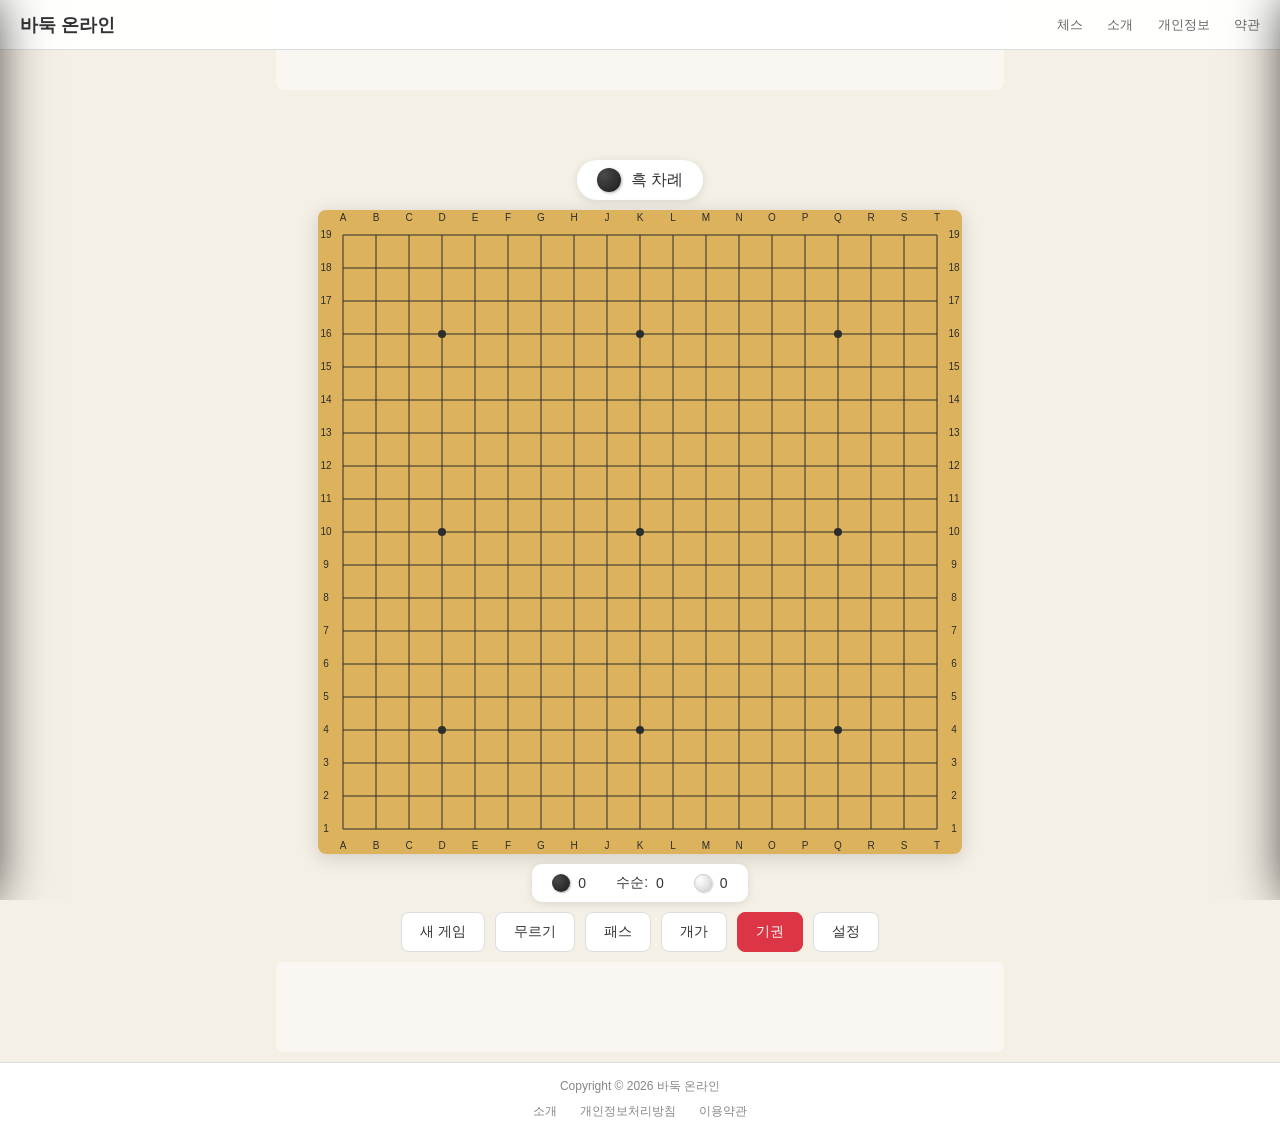
<file: index.html>
<!DOCTYPE html>
<html lang="ko">
<head>
    <!-- Google Analytics -->
    <script async src="https://www.googletagmanager.com/gtag/js?id=G-YXJSQD3KBJ"></script>
    <script>
        window.dataLayer = window.dataLayer || [];
        function gtag(){dataLayer.push(arguments);}
        gtag('js', new Date());
        gtag('config', 'G-YXJSQD3KBJ');
    </script>

    <meta charset="UTF-8">
    <meta name="viewport" content="width=device-width, initial-scale=1.0">
    <title>바둑 온라인 - 무료 웹 바둑 게임</title>
    <meta name="description" content="무료 온라인 바둑 게임. 설치 없이 브라우저에서 바로 바둑을 즐기세요. AI 대국, 로컬 대국, 기보 저장 지원.">
    <meta name="keywords" content="바둑, 바둑 게임, 온라인 바둑, 무료 바둑, 바둑 AI, Go game, Baduk">

    <!-- Canonical URL -->
    <link rel="canonical" href="https://baduk.ionflow.xyz/">

    <!-- Open Graph -->
    <meta property="og:type" content="website">
    <meta property="og:site_name" content="바둑 온라인">
    <meta property="og:title" content="바둑 온라인 - 무료 웹 바둑 게임">
    <meta property="og:description" content="무료 온라인 바둑 게임. 설치 없이 브라우저에서 바로 바둑을 즐기세요.">
    <meta property="og:url" content="https://baduk.ionflow.xyz/">
    <meta property="og:locale" content="ko_KR">

    <!-- Twitter Card -->
    <meta name="twitter:card" content="summary">
    <meta name="twitter:title" content="바둑 온라인 - 무료 웹 바둑 게임">
    <meta name="twitter:description" content="무료 온라인 바둑 게임. 설치 없이 브라우저에서 바로 바둑을 즐기세요.">

    <!-- Preconnect for performance -->
    <link rel="preconnect" href="https://pagead2.googlesyndication.com">
    <link rel="dns-prefetch" href="https://pagead2.googlesyndication.com">

    <!-- Google AdSense -->
    <script async src="https://pagead2.googlesyndication.com/pagead/js/adsbygoogle.js?client=ca-pub-3465506500903274"
        crossorigin="anonymous"></script>

    <link rel="stylesheet" href="styles.css">

    <style>
        /* Header */
        .site-header {
            background: rgba(255,255,255,0.95);
            backdrop-filter: blur(10px);
            position: fixed;
            top: 0;
            left: 0;
            right: 0;
            z-index: 100;
            border-bottom: 1px solid #ddd;
            padding: 0 20px;
            height: 50px;
            display: flex;
            align-items: center;
            justify-content: space-between;
        }

        .site-header .logo {
            font-size: 18px;
            font-weight: 600;
            text-decoration: none;
            color: #333;
        }

        .site-header nav a {
            font-size: 13px;
            color: #666;
            text-decoration: none;
            margin-left: 20px;
        }

        .site-header nav a:hover {
            color: #333;
        }

        /* Ad Space */
        .ad-container {
            max-width: 728px;
            margin: 0 auto 10px;
            min-height: 90px;
            background: rgba(255,255,255,0.5);
            border-radius: 8px;
            display: flex;
            align-items: center;
            justify-content: center;
            color: #999;
            font-size: 12px;
        }

        /* Footer */
        .site-footer {
            background: #fff;
            padding: 15px 20px;
            text-align: center;
            font-size: 12px;
            color: #86868b;
            border-top: 1px solid #ddd;
            margin-top: 10px;
        }

        .site-footer a {
            color: #86868b;
            text-decoration: none;
            margin: 0 10px;
        }

        .site-footer a:hover {
            color: #333;
        }

        /* Adjust game container for header */
        .game-container {
            padding-top: 60px;
            padding-bottom: 10px;
            min-height: calc(100vh - 100px);
        }

        @media (max-width: 600px) {
            .site-header nav {
                display: none;
            }
            .ad-container {
                min-height: 60px;
                margin: 0 10px 10px;
            }
        }
    </style>
</head>
<body>
    <!-- Header -->
    <header class="site-header">
        <a href="/" class="logo">바둑 온라인</a>
        <nav>
            <a href="/chess.html">체스</a>
            <a href="/pages/about.html">소개</a>
            <a href="/pages/privacy.html">개인정보</a>
            <a href="/pages/terms.html">약관</a>
        </nav>
    </header>

    <!-- Top Ad -->
    <div class="ad-container" id="ad-top">
        <!-- AdSense Ad Unit -->
        <ins class="adsbygoogle"
            style="display:block"
            data-ad-client="ca-pub-3465506500903274"
            data-ad-slot="YOUR_AD_SLOT_ID"
            data-ad-format="auto"
            data-full-width-responsive="true"></ins>
        <script>(adsbygoogle = window.adsbygoogle || []).push({});</script>
    </div>

    <!-- 메인 게임 컨테이너 -->
    <div class="game-container">
        <div class="board-wrapper">
            <!-- 현재 턴 표시 -->
            <div class="turn-indicator" id="turn-indicator">
                <div class="turn-stone black" id="turn-stone"></div>
                <span id="turn-text">흑 차례</span>
            </div>

            <!-- 바둑판 캔버스 -->
            <div class="board-canvas-wrapper">
                <canvas id="board-canvas"></canvas>
            </div>

            <!-- 게임 정보 -->
            <div class="game-info">
                <div class="info-item">
                    <span class="stone-icon black"></span>
                    <span id="black-captures">0</span>
                </div>
                <div class="info-item">
                    <span>수순: </span>
                    <span id="move-count">0</span>
                </div>
                <div class="info-item">
                    <span class="stone-icon white"></span>
                    <span id="white-captures">0</span>
                </div>
            </div>

            <!-- 게임 컨트롤 버튼 -->
            <div class="game-controls">
                <button class="control-btn" id="btn-new-game">새 게임</button>
                <button class="control-btn" id="btn-undo">무르기</button>
                <button class="control-btn" id="btn-pass">패스</button>
                <button class="control-btn" id="btn-count">개가</button>
                <button class="control-btn danger" id="btn-resign">기권</button>
                <button class="control-btn" id="btn-settings">설정</button>
            </div>
        </div>
    </div>

    <!-- Bottom Ad -->
    <div class="ad-container" id="ad-bottom">
        <!-- AdSense Ad Unit -->
        <ins class="adsbygoogle"
            style="display:block"
            data-ad-client="ca-pub-3465506500903274"
            data-ad-slot="YOUR_AD_SLOT_ID_2"
            data-ad-format="auto"
            data-full-width-responsive="true"></ins>
        <script>(adsbygoogle = window.adsbygoogle || []).push({});</script>
    </div>

    <!-- Footer -->
    <footer class="site-footer">
        <p>Copyright &copy; 2026 바둑 온라인</p>
        <div style="margin-top: 8px;">
            <a href="/pages/about.html">소개</a>
            <a href="/pages/privacy.html">개인정보처리방침</a>
            <a href="/pages/terms.html">이용약관</a>
        </div>
    </footer>

    <!-- 설정 모달 -->
    <div class="modal-overlay" id="settings-modal">
        <div class="modal-content">
            <div class="modal-header">
                <h2 class="modal-title">설정</h2>
                <button class="modal-close" id="close-settings-modal">&times;</button>
            </div>
            <div class="settings-body">
                <div class="setting-group">
                    <label class="setting-label">바둑판 크기</label>
                    <select id="board-size" class="setting-select">
                        <option value="9">9×9</option>
                        <option value="13">13×13</option>
                        <option value="19" selected>19×19</option>
                    </select>
                </div>
                <div class="setting-group">
                    <label class="setting-label">게임 모드</label>
                    <select id="game-mode" class="setting-select">
                        <option value="local">로컬 대국</option>
                        <option value="ai">AI 대국</option>
                    </select>
                </div>
                <div class="setting-group" id="ai-settings" style="display: none;">
                    <label class="setting-label">AI 난이도</label>
                    <select id="ai-level" class="setting-select">
                        <option value="1">초급</option>
                        <option value="2" selected>중급</option>
                        <option value="3">고급</option>
                    </select>
                </div>
                <div class="setting-group">
                    <label class="setting-label">
                        <input type="checkbox" id="sound-enabled" checked> 소리
                    </label>
                </div>
                <div class="setting-group">
                    <label class="setting-label">
                        <input type="checkbox" id="face-enabled" checked> 바둑알 표정
                    </label>
                </div>
                <div class="setting-group">
                    <button class="control-btn" id="btn-save">기보 저장</button>
                    <button class="control-btn" id="btn-load">기보 불러오기</button>
                    <input type="file" id="sgf-file-input" accept=".sgf" style="display: none;">
                </div>
            </div>
        </div>
    </div>

    <!-- 게임 종료 모달 -->
    <div class="modal-overlay" id="gameover-modal">
        <div class="modal-content" style="text-align: center; max-width: 350px;">
            <div class="modal-header" style="justify-content: center;">
                <h2 class="modal-title">게임 종료</h2>
            </div>
            <div style="padding: 20px;">
                <p id="gameover-message" style="font-size: 22px; margin-bottom: 20px;"></p>
                <div style="display: flex; justify-content: center; gap: 30px; margin-bottom: 25px;">
                    <div>
                        <div class="stone-icon black large"></div>
                        <div style="color: #666; font-size: 14px;">흑</div>
                        <div style="font-size: 24px; font-weight: bold;" id="black-score">0</div>
                    </div>
                    <div>
                        <div class="stone-icon white large"></div>
                        <div style="color: #666; font-size: 14px;">백</div>
                        <div style="font-size: 24px; font-weight: bold;" id="white-score">0</div>
                    </div>
                </div>
                <div style="display: flex; gap: 10px; justify-content: center;">
                    <button class="control-btn primary" id="btn-rematch">다시 하기</button>
                    <button class="control-btn" id="btn-close-gameover">닫기</button>
                </div>
            </div>
        </div>
    </div>

    <!-- 토스트 알림 -->
    <div class="toast" id="toast"></div>

    <!-- 새 게임 커튼 이펙트 -->
    <div class="curtain-overlay" id="curtain-overlay">
        <div class="curtain curtain-left"></div>
        <div class="curtain curtain-right"></div>
        <div class="curtain-text">새 게임</div>
    </div>

    <!-- JSON-LD Structured Data -->
    <script type="application/ld+json">
    {
        "@context": "https://schema.org",
        "@type": "WebApplication",
        "name": "바둑 온라인",
        "url": "https://baduk.ionflow.xyz/",
        "description": "무료 온라인 바둑 게임. 설치 없이 브라우저에서 바로 바둑을 즐기세요.",
        "applicationCategory": "GameApplication",
        "operatingSystem": "Web Browser",
        "offers": {
            "@type": "Offer",
            "price": "0",
            "priceCurrency": "USD"
        },
        "inLanguage": "ko"
    }
    </script>

    <script src="js/game.js"></script>
    <script src="js/ai.js"></script>
    <script src="js/sgf.js"></script>
    <script src="js/online.js"></script>
    <script src="js/app.js"></script>
</body>
</html>
</file>
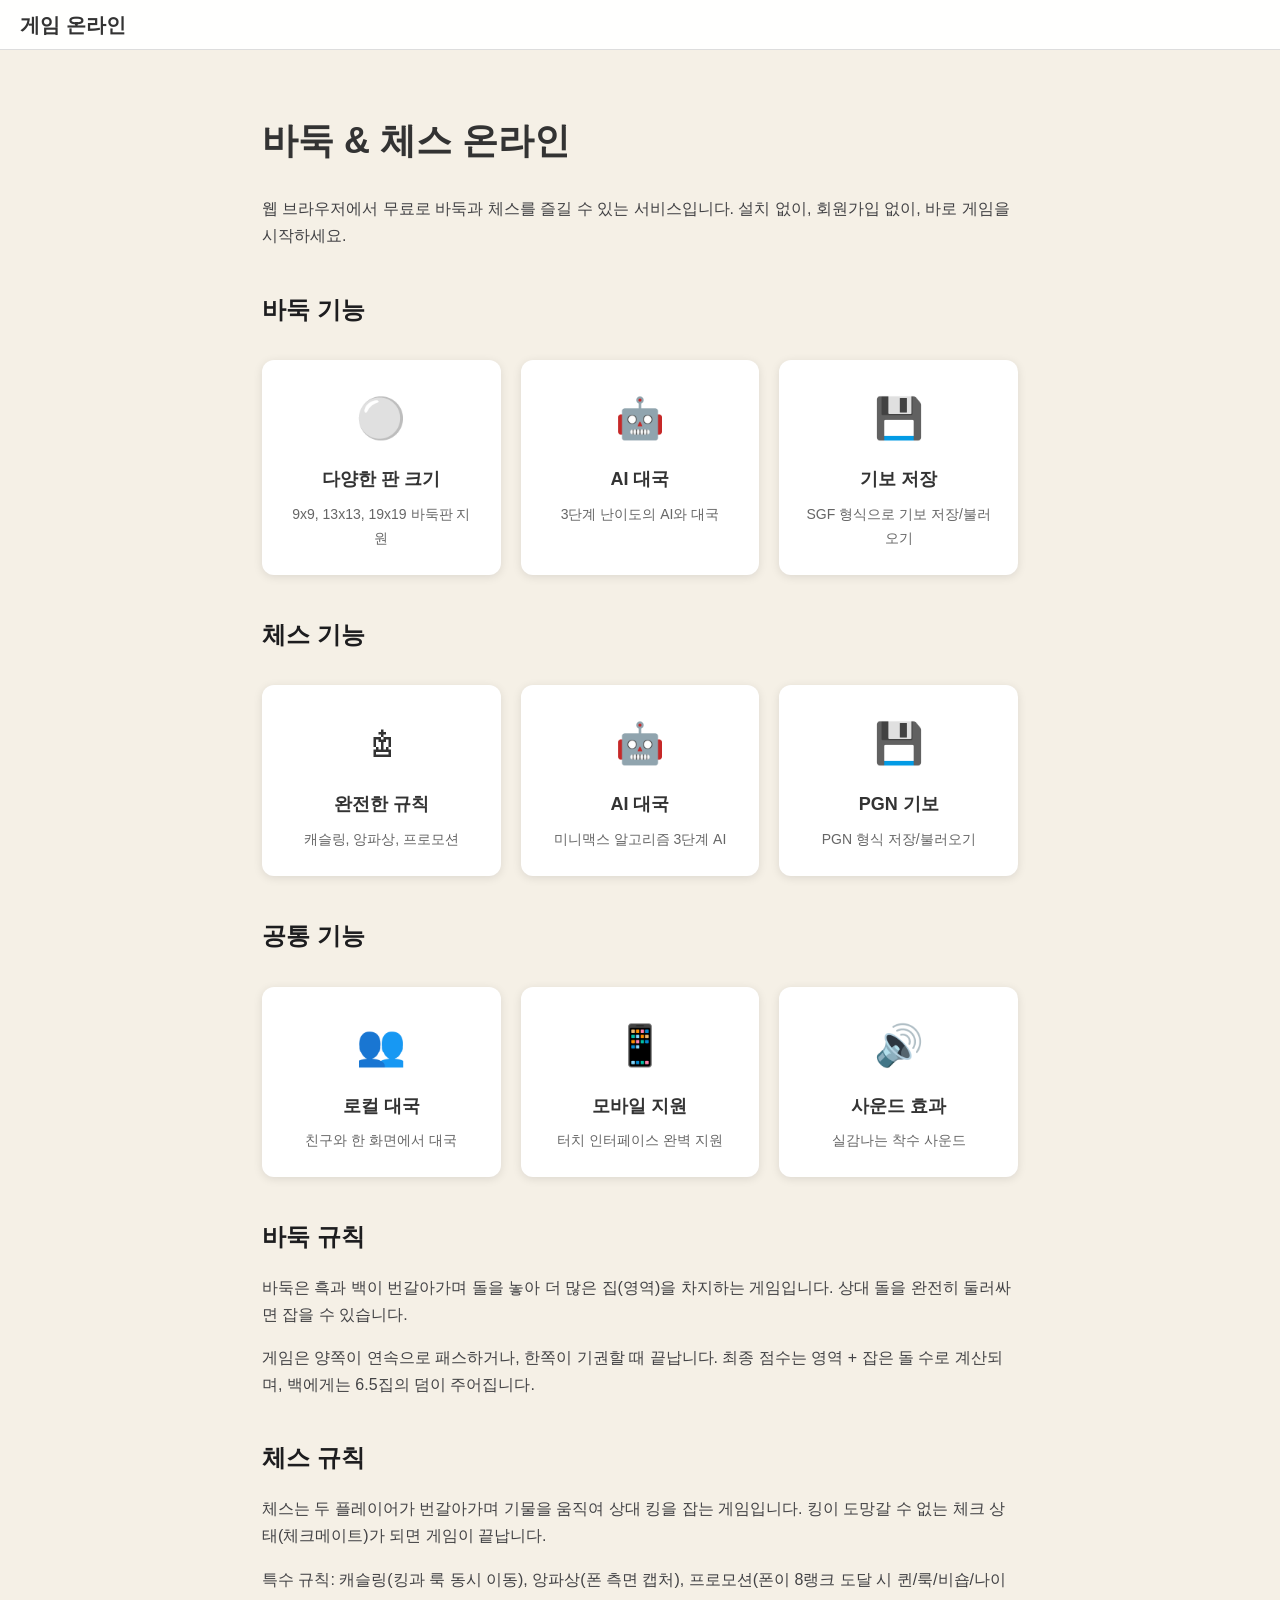
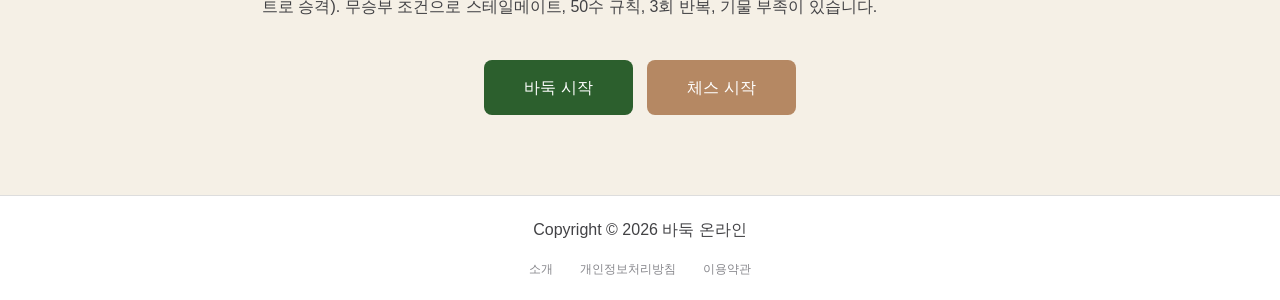
<file: pages/about.html>
<!DOCTYPE html>
<html lang="ko">
<head>
    <!-- Google Analytics -->
    <script async src="https://www.googletagmanager.com/gtag/js?id=G-YXJSQD3KBJ"></script>
    <script>
        window.dataLayer = window.dataLayer || [];
        function gtag(){dataLayer.push(arguments);}
        gtag('js', new Date());
        gtag('config', 'G-YXJSQD3KBJ');
    </script>

    <meta charset="UTF-8">
    <meta name="viewport" content="width=device-width, initial-scale=1.0">
    <title>소개 - 바둑 & 체스 온라인</title>
    <meta name="description" content="무료 온라인 바둑 및 체스 게임. 브라우저에서 바로 즐기는 전략 게임.">

    <link rel="canonical" href="https://baduk.ionflow.xyz/pages/about.html">
    <meta property="og:type" content="website">
    <meta property="og:site_name" content="바둑 온라인">
    <meta property="og:title" content="소개 - 바둑 온라인">
    <meta property="og:description" content="무료 온라인 바둑 게임. 브라우저에서 바로 즐기는 바둑.">
    <meta property="og:url" content="https://baduk.ionflow.xyz/pages/about.html">

    <link rel="preconnect" href="https://pagead2.googlesyndication.com">
    <script async src="https://pagead2.googlesyndication.com/pagead/js/adsbygoogle.js?client=ca-pub-3465506500903274"
        crossorigin="anonymous"></script>

    <style>
        * { margin: 0; padding: 0; box-sizing: border-box; }
        body {
            font-family: 'Segoe UI', sans-serif;
            background: #f5f0e6;
            color: #333;
            line-height: 1.7;
        }

        header {
            background: rgba(255,255,255,0.95);
            backdrop-filter: blur(10px);
            position: sticky;
            top: 0;
            z-index: 100;
            border-bottom: 1px solid #ddd;
            padding: 0 20px;
            height: 50px;
            display: flex;
            align-items: center;
        }

        header a {
            font-size: 20px;
            font-weight: 600;
            text-decoration: none;
            color: #333;
        }

        main {
            max-width: 800px;
            margin: 0 auto;
            padding: 60px 22px 80px;
        }

        h1 {
            font-size: 36px;
            font-weight: 700;
            margin-bottom: 24px;
        }

        section { margin-bottom: 40px; }

        h2 {
            font-size: 24px;
            font-weight: 600;
            margin-bottom: 16px;
            color: #1d1d1f;
        }

        p {
            font-size: 16px;
            color: #424245;
            margin-bottom: 16px;
        }

        .features {
            display: grid;
            grid-template-columns: repeat(auto-fit, minmax(200px, 1fr));
            gap: 20px;
            margin-top: 30px;
        }

        .feature-card {
            background: #fff;
            border-radius: 12px;
            padding: 24px;
            text-align: center;
            box-shadow: 0 2px 10px rgba(0,0,0,0.1);
        }

        .feature-icon {
            font-size: 40px;
            margin-bottom: 12px;
        }

        .feature-card h3 {
            font-size: 18px;
            margin-bottom: 8px;
        }

        .feature-card p {
            font-size: 14px;
            color: #666;
            margin: 0;
        }

        .cta {
            text-align: center;
            margin-top: 40px;
        }

        .cta a {
            display: inline-block;
            padding: 14px 40px;
            background: #2c5f2d;
            color: #fff;
            text-decoration: none;
            border-radius: 8px;
            font-size: 16px;
            font-weight: 500;
            transition: background 0.2s;
        }

        .cta a:hover {
            background: #3d7a3e;
        }

        footer {
            background: #fff;
            padding: 20px 22px;
            text-align: center;
            font-size: 12px;
            color: #86868b;
            border-top: 1px solid #ddd;
        }

        footer a {
            color: #86868b;
            text-decoration: none;
            margin: 0 12px;
        }

        footer a:hover { color: #333; }

        @media (max-width: 768px) {
            h1 { font-size: 28px; }
            main { padding: 40px 22px 60px; }
        }
    </style>
</head>
<body>
    <header>
        <a href="/">게임 온라인</a>
    </header>

    <main>
        <h1>바둑 & 체스 온라인</h1>

        <section>
            <p>웹 브라우저에서 무료로 바둑과 체스를 즐길 수 있는 서비스입니다. 설치 없이, 회원가입 없이, 바로 게임을 시작하세요.</p>
        </section>

        <section>
            <h2>바둑 기능</h2>
            <div class="features">
                <div class="feature-card">
                    <div class="feature-icon">&#9898;</div>
                    <h3>다양한 판 크기</h3>
                    <p>9x9, 13x13, 19x19 바둑판 지원</p>
                </div>
                <div class="feature-card">
                    <div class="feature-icon">&#129302;</div>
                    <h3>AI 대국</h3>
                    <p>3단계 난이도의 AI와 대국</p>
                </div>
                <div class="feature-card">
                    <div class="feature-icon">&#128190;</div>
                    <h3>기보 저장</h3>
                    <p>SGF 형식으로 기보 저장/불러오기</p>
                </div>
            </div>
        </section>

        <section>
            <h2>체스 기능</h2>
            <div class="features">
                <div class="feature-card">
                    <div class="feature-icon">&#9812;</div>
                    <h3>완전한 규칙</h3>
                    <p>캐슬링, 앙파상, 프로모션</p>
                </div>
                <div class="feature-card">
                    <div class="feature-icon">&#129302;</div>
                    <h3>AI 대국</h3>
                    <p>미니맥스 알고리즘 3단계 AI</p>
                </div>
                <div class="feature-card">
                    <div class="feature-icon">&#128190;</div>
                    <h3>PGN 기보</h3>
                    <p>PGN 형식 저장/불러오기</p>
                </div>
            </div>
        </section>

        <section>
            <h2>공통 기능</h2>
            <div class="features">
                <div class="feature-card">
                    <div class="feature-icon">&#128101;</div>
                    <h3>로컬 대국</h3>
                    <p>친구와 한 화면에서 대국</p>
                </div>
                <div class="feature-card">
                    <div class="feature-icon">&#128241;</div>
                    <h3>모바일 지원</h3>
                    <p>터치 인터페이스 완벽 지원</p>
                </div>
                <div class="feature-card">
                    <div class="feature-icon">&#128266;</div>
                    <h3>사운드 효과</h3>
                    <p>실감나는 착수 사운드</p>
                </div>
            </div>
        </section>

        <section>
            <h2>바둑 규칙</h2>
            <p>바둑은 흑과 백이 번갈아가며 돌을 놓아 더 많은 집(영역)을 차지하는 게임입니다. 상대 돌을 완전히 둘러싸면 잡을 수 있습니다.</p>
            <p>게임은 양쪽이 연속으로 패스하거나, 한쪽이 기권할 때 끝납니다. 최종 점수는 영역 + 잡은 돌 수로 계산되며, 백에게는 6.5집의 덤이 주어집니다.</p>
        </section>

        <section>
            <h2>체스 규칙</h2>
            <p>체스는 두 플레이어가 번갈아가며 기물을 움직여 상대 킹을 잡는 게임입니다. 킹이 도망갈 수 없는 체크 상태(체크메이트)가 되면 게임이 끝납니다.</p>
            <p>특수 규칙: 캐슬링(킹과 룩 동시 이동), 앙파상(폰 측면 캡처), 프로모션(폰이 8랭크 도달 시 퀸/룩/비숍/나이트로 승격). 무승부 조건으로 스테일메이트, 50수 규칙, 3회 반복, 기물 부족이 있습니다.</p>
        </section>

        <div class="cta">
            <a href="/">바둑 시작</a>
            <a href="/chess.html" style="margin-left: 10px; background: #b58863;">체스 시작</a>
        </div>
    </main>

    <footer>
        <p>Copyright &copy; 2026 바둑 온라인</p>
        <div style="margin-top: 10px;">
            <a href="/pages/about.html">소개</a>
            <a href="/pages/privacy.html">개인정보처리방침</a>
            <a href="/pages/terms.html">이용약관</a>
        </div>
    </footer>
</body>
</html>
</file>
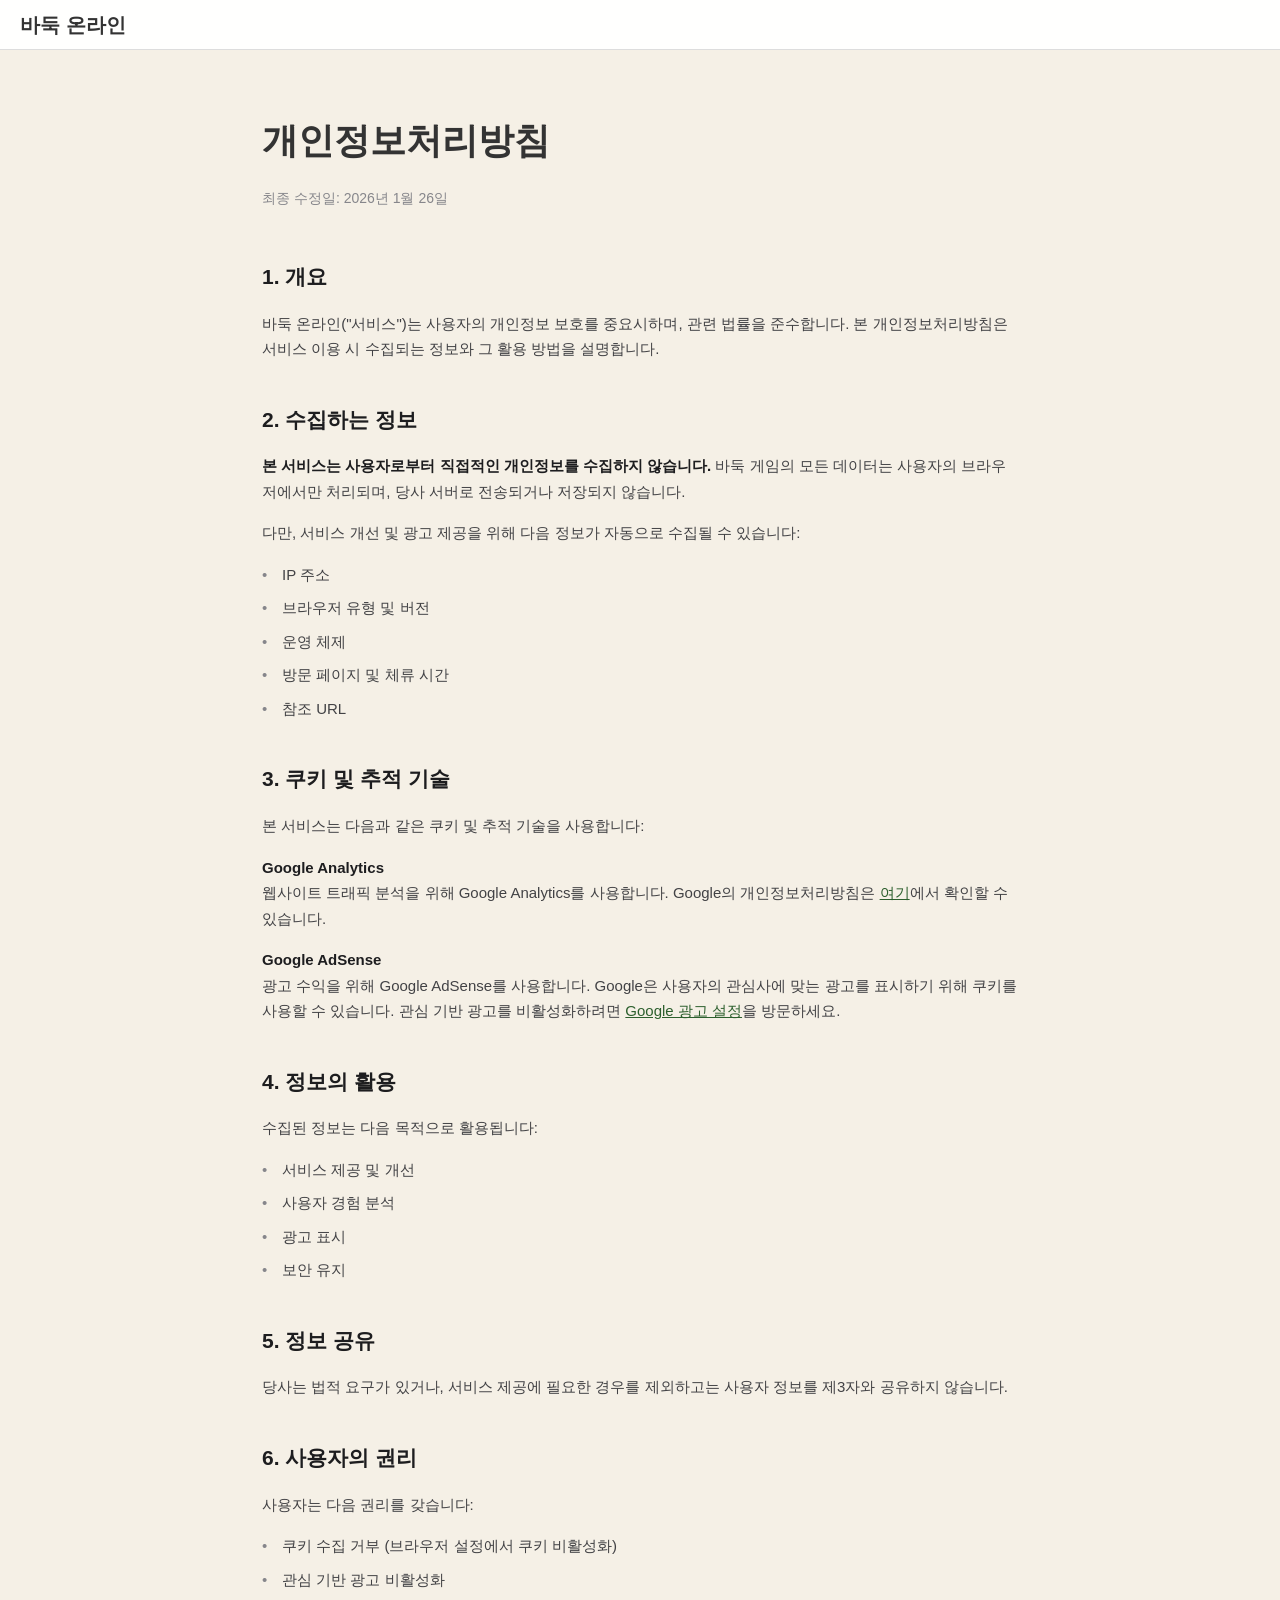
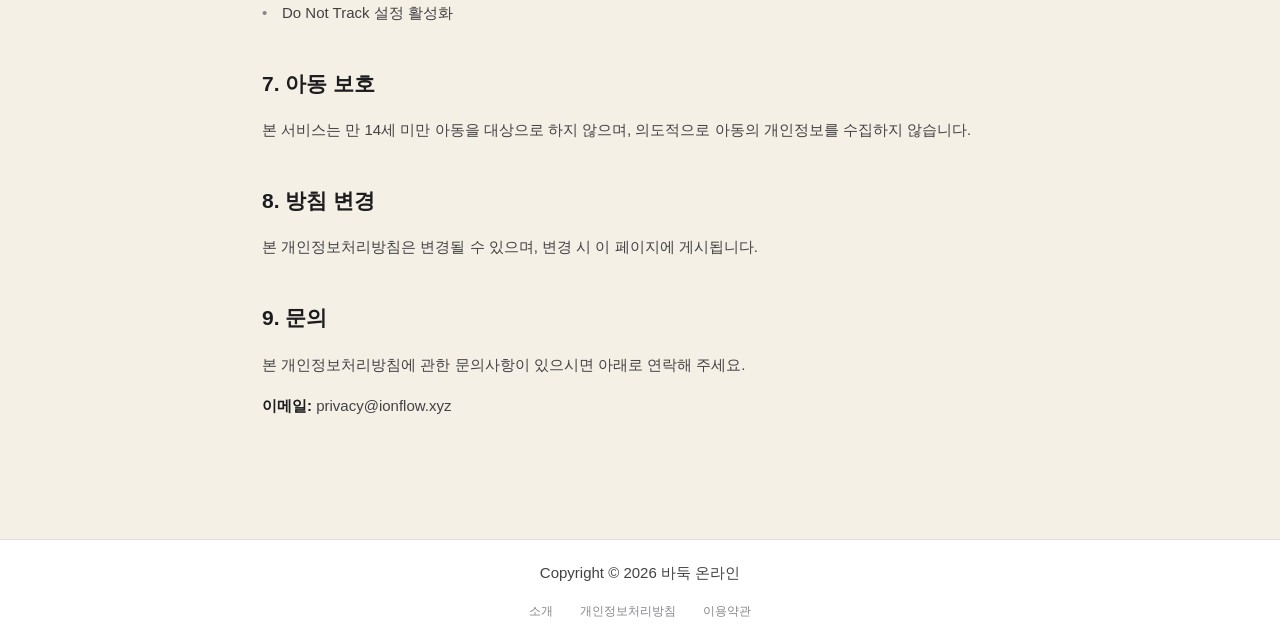
<file: pages/privacy.html>
<!DOCTYPE html>
<html lang="ko">
<head>
    <!-- Google Analytics -->
    <script async src="https://www.googletagmanager.com/gtag/js?id=G-YXJSQD3KBJ"></script>
    <script>
        window.dataLayer = window.dataLayer || [];
        function gtag(){dataLayer.push(arguments);}
        gtag('js', new Date());
        gtag('config', 'G-YXJSQD3KBJ');
    </script>

    <meta charset="UTF-8">
    <meta name="viewport" content="width=device-width, initial-scale=1.0">
    <title>개인정보처리방침 - 바둑 온라인</title>
    <meta name="description" content="바둑 온라인 개인정보처리방침">

    <link rel="canonical" href="https://baduk.ionflow.xyz/pages/privacy.html">
    <meta property="og:type" content="website">
    <meta property="og:site_name" content="바둑 온라인">
    <meta property="og:title" content="개인정보처리방침 - 바둑 온라인">
    <meta property="og:description" content="바둑 온라인 개인정보처리방침">
    <meta property="og:url" content="https://baduk.ionflow.xyz/pages/privacy.html">
    <meta name="robots" content="noindex, follow">

    <link rel="preconnect" href="https://pagead2.googlesyndication.com">
    <script async src="https://pagead2.googlesyndication.com/pagead/js/adsbygoogle.js?client=ca-pub-3465506500903274"
        crossorigin="anonymous"></script>

    <style>
        * { margin: 0; padding: 0; box-sizing: border-box; }
        body {
            font-family: 'Segoe UI', sans-serif;
            background: #f5f0e6;
            color: #333;
            line-height: 1.7;
        }

        header {
            background: rgba(255,255,255,0.95);
            backdrop-filter: blur(10px);
            position: sticky;
            top: 0;
            z-index: 100;
            border-bottom: 1px solid #ddd;
            padding: 0 20px;
            height: 50px;
            display: flex;
            align-items: center;
        }

        header a {
            font-size: 20px;
            font-weight: 600;
            text-decoration: none;
            color: #333;
        }

        main {
            max-width: 800px;
            margin: 0 auto;
            padding: 60px 22px 80px;
        }

        h1 {
            font-size: 36px;
            font-weight: 700;
            margin-bottom: 16px;
        }

        .last-updated {
            font-size: 14px;
            color: #86868b;
            margin-bottom: 48px;
        }

        section { margin-bottom: 40px; }

        h2 {
            font-size: 21px;
            font-weight: 600;
            margin-bottom: 16px;
            color: #1d1d1f;
        }

        p {
            font-size: 15px;
            color: #424245;
            margin-bottom: 16px;
        }

        ul {
            list-style: none;
            margin-bottom: 16px;
        }

        li {
            font-size: 15px;
            color: #424245;
            padding-left: 20px;
            position: relative;
            margin-bottom: 8px;
        }

        li::before {
            content: "•";
            position: absolute;
            left: 0;
            color: #86868b;
        }

        a.link { color: #2c5f2d; }
        a.link:hover { text-decoration: underline; }
        strong { color: #1d1d1f; }

        footer {
            background: #fff;
            padding: 20px 22px;
            text-align: center;
            font-size: 12px;
            color: #86868b;
            border-top: 1px solid #ddd;
        }

        footer a {
            color: #86868b;
            text-decoration: none;
            margin: 0 12px;
        }

        footer a:hover { color: #333; }

        @media (max-width: 768px) {
            h1 { font-size: 28px; }
            main { padding: 40px 22px 60px; }
        }
    </style>
</head>
<body>
    <header>
        <a href="/">바둑 온라인</a>
    </header>

    <main>
        <h1>개인정보처리방침</h1>
        <p class="last-updated">최종 수정일: 2026년 1월 26일</p>

        <section>
            <h2>1. 개요</h2>
            <p>바둑 온라인("서비스")는 사용자의 개인정보 보호를 중요시하며, 관련 법률을 준수합니다. 본 개인정보처리방침은 서비스 이용 시 수집되는 정보와 그 활용 방법을 설명합니다.</p>
        </section>

        <section>
            <h2>2. 수집하는 정보</h2>
            <p><strong>본 서비스는 사용자로부터 직접적인 개인정보를 수집하지 않습니다.</strong> 바둑 게임의 모든 데이터는 사용자의 브라우저에서만 처리되며, 당사 서버로 전송되거나 저장되지 않습니다.</p>
            <p>다만, 서비스 개선 및 광고 제공을 위해 다음 정보가 자동으로 수집될 수 있습니다:</p>
            <ul>
                <li>IP 주소</li>
                <li>브라우저 유형 및 버전</li>
                <li>운영 체제</li>
                <li>방문 페이지 및 체류 시간</li>
                <li>참조 URL</li>
            </ul>
        </section>

        <section>
            <h2>3. 쿠키 및 추적 기술</h2>
            <p>본 서비스는 다음과 같은 쿠키 및 추적 기술을 사용합니다:</p>
            <p><strong>Google Analytics</strong><br>웹사이트 트래픽 분석을 위해 Google Analytics를 사용합니다. Google의 개인정보처리방침은 <a href="https://policies.google.com/privacy" class="link" target="_blank">여기</a>에서 확인할 수 있습니다.</p>
            <p><strong>Google AdSense</strong><br>광고 수익을 위해 Google AdSense를 사용합니다. Google은 사용자의 관심사에 맞는 광고를 표시하기 위해 쿠키를 사용할 수 있습니다. 관심 기반 광고를 비활성화하려면 <a href="https://www.google.com/settings/ads" class="link" target="_blank">Google 광고 설정</a>을 방문하세요.</p>
        </section>

        <section>
            <h2>4. 정보의 활용</h2>
            <p>수집된 정보는 다음 목적으로 활용됩니다:</p>
            <ul>
                <li>서비스 제공 및 개선</li>
                <li>사용자 경험 분석</li>
                <li>광고 표시</li>
                <li>보안 유지</li>
            </ul>
        </section>

        <section>
            <h2>5. 정보 공유</h2>
            <p>당사는 법적 요구가 있거나, 서비스 제공에 필요한 경우를 제외하고는 사용자 정보를 제3자와 공유하지 않습니다.</p>
        </section>

        <section>
            <h2>6. 사용자의 권리</h2>
            <p>사용자는 다음 권리를 갖습니다:</p>
            <ul>
                <li>쿠키 수집 거부 (브라우저 설정에서 쿠키 비활성화)</li>
                <li>관심 기반 광고 비활성화</li>
                <li>Do Not Track 설정 활성화</li>
            </ul>
        </section>

        <section>
            <h2>7. 아동 보호</h2>
            <p>본 서비스는 만 14세 미만 아동을 대상으로 하지 않으며, 의도적으로 아동의 개인정보를 수집하지 않습니다.</p>
        </section>

        <section>
            <h2>8. 방침 변경</h2>
            <p>본 개인정보처리방침은 변경될 수 있으며, 변경 시 이 페이지에 게시됩니다.</p>
        </section>

        <section>
            <h2>9. 문의</h2>
            <p>본 개인정보처리방침에 관한 문의사항이 있으시면 아래로 연락해 주세요.</p>
            <p><strong>이메일:</strong> privacy@ionflow.xyz</p>
        </section>
    </main>

    <footer>
        <p>Copyright &copy; 2026 바둑 온라인</p>
        <div style="margin-top: 10px;">
            <a href="/pages/about.html">소개</a>
            <a href="/pages/privacy.html">개인정보처리방침</a>
            <a href="/pages/terms.html">이용약관</a>
        </div>
    </footer>
</body>
</html>
</file>
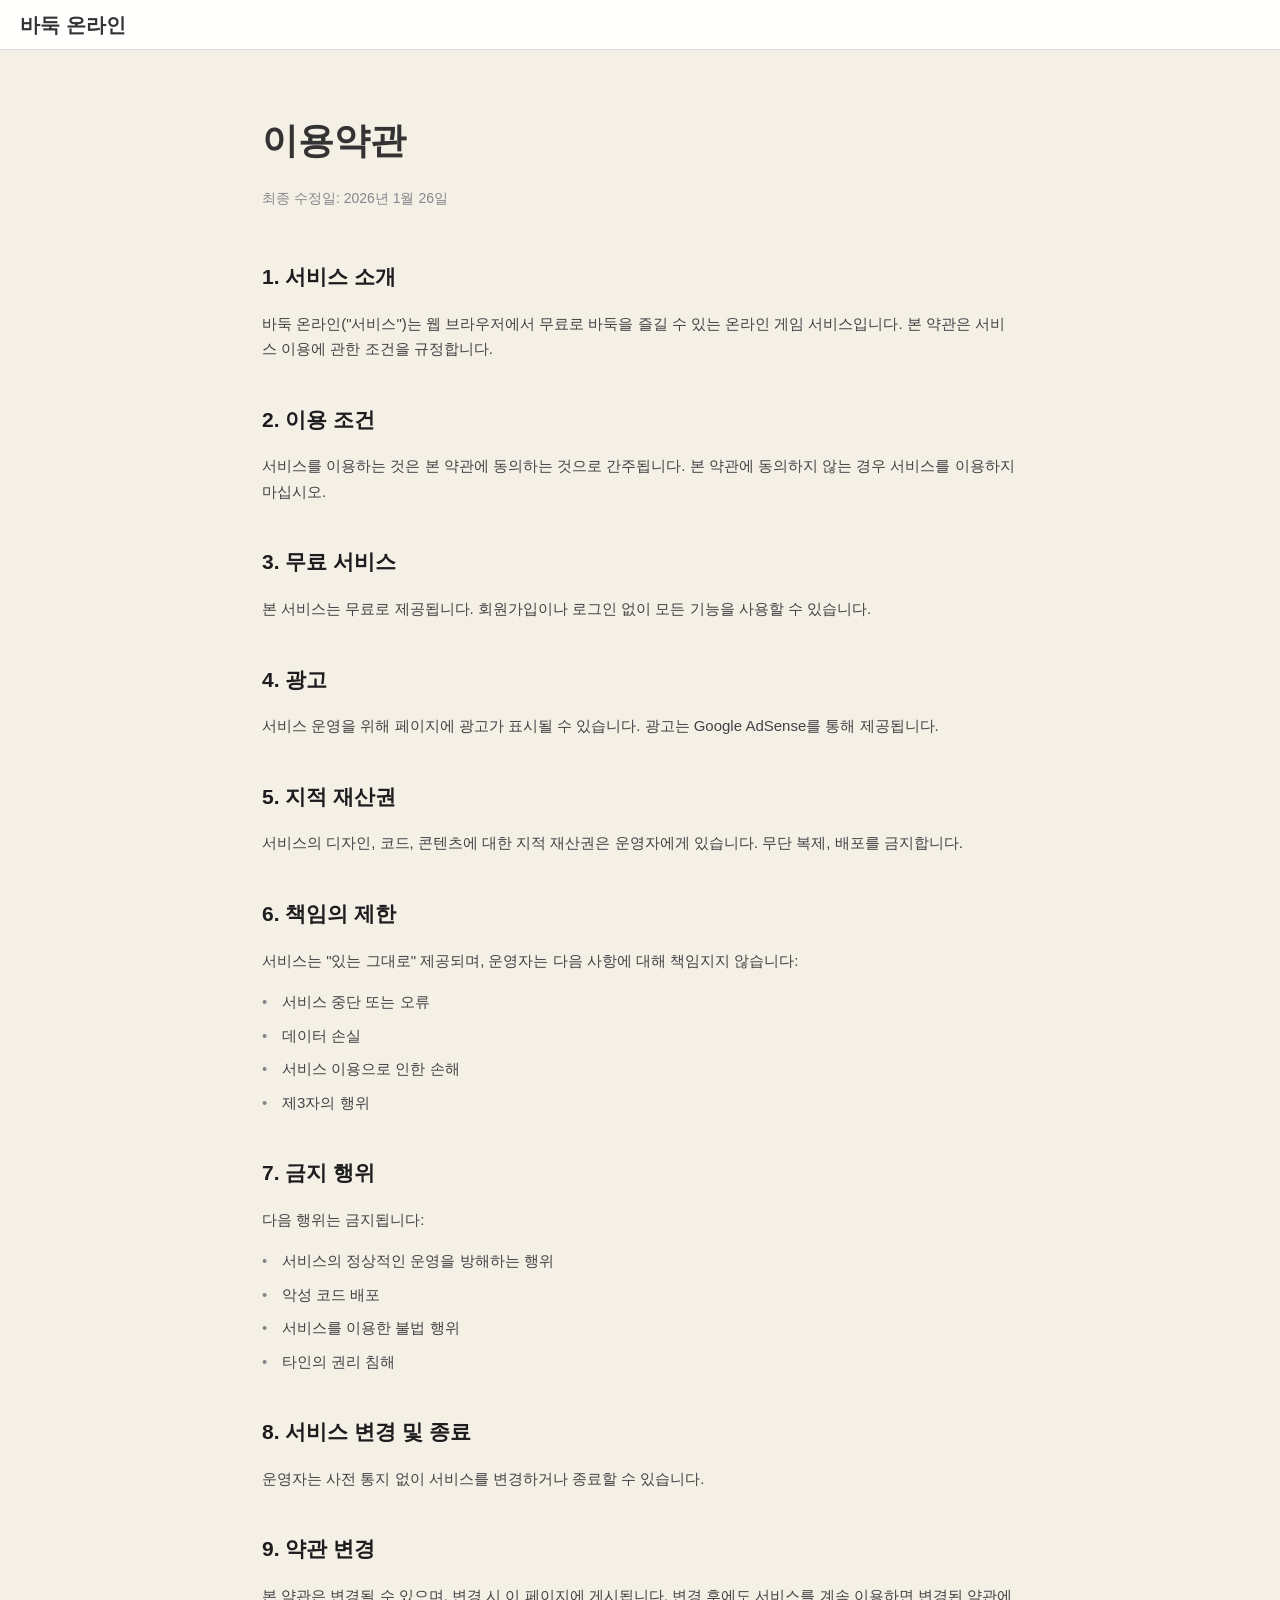
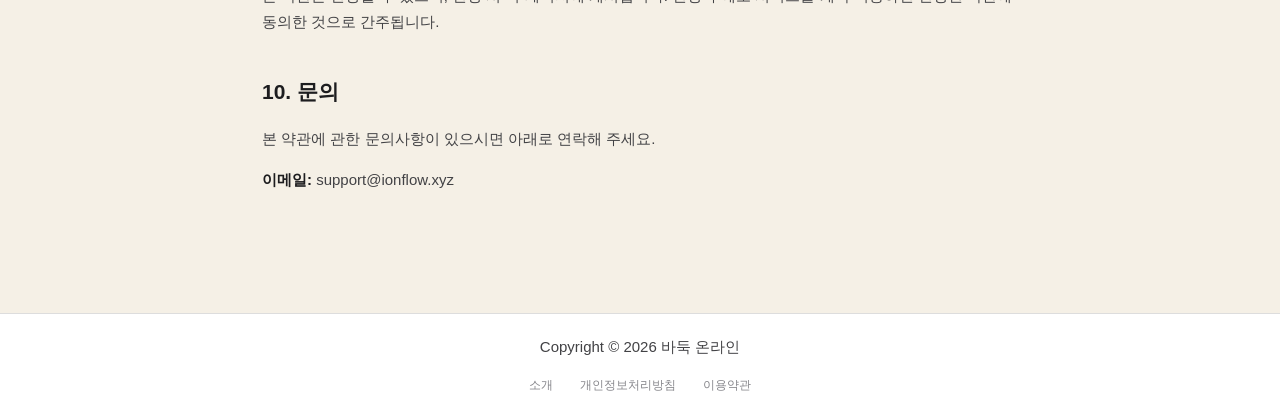
<file: pages/terms.html>
<!DOCTYPE html>
<html lang="ko">
<head>
    <!-- Google Analytics -->
    <script async src="https://www.googletagmanager.com/gtag/js?id=G-YXJSQD3KBJ"></script>
    <script>
        window.dataLayer = window.dataLayer || [];
        function gtag(){dataLayer.push(arguments);}
        gtag('js', new Date());
        gtag('config', 'G-YXJSQD3KBJ');
    </script>

    <meta charset="UTF-8">
    <meta name="viewport" content="width=device-width, initial-scale=1.0">
    <title>이용약관 - 바둑 온라인</title>
    <meta name="description" content="바둑 온라인 이용약관">

    <link rel="canonical" href="https://baduk.ionflow.xyz/pages/terms.html">
    <meta property="og:type" content="website">
    <meta property="og:site_name" content="바둑 온라인">
    <meta property="og:title" content="이용약관 - 바둑 온라인">
    <meta property="og:description" content="바둑 온라인 이용약관">
    <meta property="og:url" content="https://baduk.ionflow.xyz/pages/terms.html">
    <meta name="robots" content="noindex, follow">

    <link rel="preconnect" href="https://pagead2.googlesyndication.com">
    <script async src="https://pagead2.googlesyndication.com/pagead/js/adsbygoogle.js?client=ca-pub-3465506500903274"
        crossorigin="anonymous"></script>

    <style>
        * { margin: 0; padding: 0; box-sizing: border-box; }
        body {
            font-family: 'Segoe UI', sans-serif;
            background: #f5f0e6;
            color: #333;
            line-height: 1.7;
        }

        header {
            background: rgba(255,255,255,0.95);
            backdrop-filter: blur(10px);
            position: sticky;
            top: 0;
            z-index: 100;
            border-bottom: 1px solid #ddd;
            padding: 0 20px;
            height: 50px;
            display: flex;
            align-items: center;
        }

        header a {
            font-size: 20px;
            font-weight: 600;
            text-decoration: none;
            color: #333;
        }

        main {
            max-width: 800px;
            margin: 0 auto;
            padding: 60px 22px 80px;
        }

        h1 {
            font-size: 36px;
            font-weight: 700;
            margin-bottom: 16px;
        }

        .last-updated {
            font-size: 14px;
            color: #86868b;
            margin-bottom: 48px;
        }

        section { margin-bottom: 40px; }

        h2 {
            font-size: 21px;
            font-weight: 600;
            margin-bottom: 16px;
            color: #1d1d1f;
        }

        p {
            font-size: 15px;
            color: #424245;
            margin-bottom: 16px;
        }

        ul {
            list-style: none;
            margin-bottom: 16px;
        }

        li {
            font-size: 15px;
            color: #424245;
            padding-left: 20px;
            position: relative;
            margin-bottom: 8px;
        }

        li::before {
            content: "•";
            position: absolute;
            left: 0;
            color: #86868b;
        }

        strong { color: #1d1d1f; }

        footer {
            background: #fff;
            padding: 20px 22px;
            text-align: center;
            font-size: 12px;
            color: #86868b;
            border-top: 1px solid #ddd;
        }

        footer a {
            color: #86868b;
            text-decoration: none;
            margin: 0 12px;
        }

        footer a:hover { color: #333; }

        @media (max-width: 768px) {
            h1 { font-size: 28px; }
            main { padding: 40px 22px 60px; }
        }
    </style>
</head>
<body>
    <header>
        <a href="/">바둑 온라인</a>
    </header>

    <main>
        <h1>이용약관</h1>
        <p class="last-updated">최종 수정일: 2026년 1월 26일</p>

        <section>
            <h2>1. 서비스 소개</h2>
            <p>바둑 온라인("서비스")는 웹 브라우저에서 무료로 바둑을 즐길 수 있는 온라인 게임 서비스입니다. 본 약관은 서비스 이용에 관한 조건을 규정합니다.</p>
        </section>

        <section>
            <h2>2. 이용 조건</h2>
            <p>서비스를 이용하는 것은 본 약관에 동의하는 것으로 간주됩니다. 본 약관에 동의하지 않는 경우 서비스를 이용하지 마십시오.</p>
        </section>

        <section>
            <h2>3. 무료 서비스</h2>
            <p>본 서비스는 무료로 제공됩니다. 회원가입이나 로그인 없이 모든 기능을 사용할 수 있습니다.</p>
        </section>

        <section>
            <h2>4. 광고</h2>
            <p>서비스 운영을 위해 페이지에 광고가 표시될 수 있습니다. 광고는 Google AdSense를 통해 제공됩니다.</p>
        </section>

        <section>
            <h2>5. 지적 재산권</h2>
            <p>서비스의 디자인, 코드, 콘텐츠에 대한 지적 재산권은 운영자에게 있습니다. 무단 복제, 배포를 금지합니다.</p>
        </section>

        <section>
            <h2>6. 책임의 제한</h2>
            <p>서비스는 "있는 그대로" 제공되며, 운영자는 다음 사항에 대해 책임지지 않습니다:</p>
            <ul>
                <li>서비스 중단 또는 오류</li>
                <li>데이터 손실</li>
                <li>서비스 이용으로 인한 손해</li>
                <li>제3자의 행위</li>
            </ul>
        </section>

        <section>
            <h2>7. 금지 행위</h2>
            <p>다음 행위는 금지됩니다:</p>
            <ul>
                <li>서비스의 정상적인 운영을 방해하는 행위</li>
                <li>악성 코드 배포</li>
                <li>서비스를 이용한 불법 행위</li>
                <li>타인의 권리 침해</li>
            </ul>
        </section>

        <section>
            <h2>8. 서비스 변경 및 종료</h2>
            <p>운영자는 사전 통지 없이 서비스를 변경하거나 종료할 수 있습니다.</p>
        </section>

        <section>
            <h2>9. 약관 변경</h2>
            <p>본 약관은 변경될 수 있으며, 변경 시 이 페이지에 게시됩니다. 변경 후에도 서비스를 계속 이용하면 변경된 약관에 동의한 것으로 간주됩니다.</p>
        </section>

        <section>
            <h2>10. 문의</h2>
            <p>본 약관에 관한 문의사항이 있으시면 아래로 연락해 주세요.</p>
            <p><strong>이메일:</strong> support@ionflow.xyz</p>
        </section>
    </main>

    <footer>
        <p>Copyright &copy; 2026 바둑 온라인</p>
        <div style="margin-top: 10px;">
            <a href="/pages/about.html">소개</a>
            <a href="/pages/privacy.html">개인정보처리방침</a>
            <a href="/pages/terms.html">이용약관</a>
        </div>
    </footer>
</body>
</html>
</file>
<file: styles.css>
/*
 * 바둑 게임 - 간단한 스타일
 */

* {
    margin: 0;
    padding: 0;
    box-sizing: border-box;
}

body {
    font-family: 'Segoe UI', sans-serif;
    background: #f5f0e6;
    min-height: 100vh;
    color: #333;
}

/* 메인 레이아웃 */
.game-container {
    display: flex;
    justify-content: center;
    align-items: center;
    min-height: 100vh;
    padding: 10px;
}

.board-wrapper {
    display: flex;
    flex-direction: column;
    align-items: center;
    gap: 10px;
}

/* 턴 표시 */
.turn-indicator {
    display: flex;
    align-items: center;
    gap: 10px;
    padding: 8px 20px;
    background: #fff;
    border-radius: 20px;
    box-shadow: 0 2px 10px rgba(0,0,0,0.1);
}

.turn-stone {
    width: 24px;
    height: 24px;
    border-radius: 50%;
}

.turn-stone.black {
    background: radial-gradient(circle at 30% 30%, #4a4a4a, #1a1a1a);
    box-shadow: 1px 1px 3px rgba(0,0,0,0.3);
}

.turn-stone.white {
    background: radial-gradient(circle at 30% 30%, #fff, #d0d0d0);
    border: 1px solid #ccc;
    box-shadow: 1px 1px 3px rgba(0,0,0,0.2);
}

#turn-text {
    font-size: 16px;
    font-weight: 500;
}

/* 바둑판 */
.board-canvas-wrapper {
    border-radius: 8px;
    overflow: hidden;
    box-shadow: 0 4px 20px rgba(0,0,0,0.15);
    -webkit-user-select: none;
    -moz-user-select: none;
    -ms-user-select: none;
    user-select: none;
    -webkit-touch-callout: none;
    touch-action: none;
}

#board-canvas {
    display: block;
    cursor: pointer;
    -webkit-user-select: none;
    -moz-user-select: none;
    -ms-user-select: none;
    user-select: none;
    -webkit-touch-callout: none;
    touch-action: none;
}

/* 게임 정보 */
.game-info {
    display: flex;
    justify-content: center;
    align-items: center;
    gap: 30px;
    padding: 10px 20px;
    background: #fff;
    border-radius: 10px;
    box-shadow: 0 2px 10px rgba(0,0,0,0.1);
}

.info-item {
    display: flex;
    align-items: center;
    gap: 8px;
    font-size: 14px;
}

/* 돌 아이콘 */
.stone-icon {
    width: 18px;
    height: 18px;
    border-radius: 50%;
    display: inline-block;
}

.stone-icon.black {
    background: radial-gradient(circle at 30% 30%, #4a4a4a, #1a1a1a);
    box-shadow: 1px 1px 2px rgba(0,0,0,0.3);
}

.stone-icon.white {
    background: radial-gradient(circle at 30% 30%, #fff, #d0d0d0);
    border: 1px solid #ccc;
    box-shadow: 1px 1px 2px rgba(0,0,0,0.2);
}

.stone-icon.large {
    width: 36px;
    height: 36px;
    margin: 0 auto 5px;
}

/* 게임 컨트롤 버튼 */
.game-controls {
    display: flex;
    gap: 10px;
    flex-wrap: wrap;
    justify-content: center;
}

.control-btn {
    padding: 10px 18px;
    border-radius: 8px;
    border: 1px solid #ddd;
    background: #fff;
    color: #333;
    font-size: 14px;
    cursor: pointer;
    transition: all 0.2s ease;
}

.control-btn:hover {
    background: #f0f0f0;
    border-color: #ccc;
}

.control-btn:active {
    transform: scale(0.98);
}

.control-btn.primary {
    background: #2c5f2d;
    border-color: #2c5f2d;
    color: #fff;
}

.control-btn.primary:hover {
    background: #3d7a3e;
}

.control-btn.active {
    background: #4a90d9;
    border-color: #4a90d9;
    color: #fff;
}

.control-btn.danger {
    background: #dc3545;
    border-color: #dc3545;
    color: #fff;
}

.control-btn.danger:hover {
    background: #c82333;
    border-color: #bd2130;
}

/* 모달 */
.modal-overlay {
    position: fixed;
    inset: 0;
    background: rgba(0,0,0,0.5);
    display: none;
    align-items: center;
    justify-content: center;
    z-index: 1000;
}

.modal-overlay.show {
    display: flex;
}

.modal-content {
    background: #fff;
    border-radius: 12px;
    padding: 25px;
    max-width: 400px;
    width: 90%;
    max-height: 80vh;
    overflow-y: auto;
    box-shadow: 0 10px 40px rgba(0,0,0,0.2);
}

.modal-header {
    display: flex;
    justify-content: space-between;
    align-items: center;
    margin-bottom: 20px;
    padding-bottom: 15px;
    border-bottom: 1px solid #eee;
}

.modal-title {
    font-size: 20px;
    color: #333;
}

.modal-close {
    width: 32px;
    height: 32px;
    border-radius: 50%;
    border: none;
    background: #f0f0f0;
    color: #666;
    font-size: 20px;
    cursor: pointer;
    transition: all 0.2s ease;
}

.modal-close:hover {
    background: #e0e0e0;
    color: #333;
}

/* 설정 */
.settings-body {
    display: flex;
    flex-direction: column;
    gap: 15px;
}

.setting-group {
    display: flex;
    flex-direction: column;
    gap: 8px;
}

.setting-group:last-child {
    flex-direction: row;
    gap: 10px;
    margin-top: 10px;
}

.setting-label {
    font-size: 14px;
    color: #666;
}

.setting-select {
    width: 100%;
    padding: 10px 12px;
    border-radius: 8px;
    border: 1px solid #ddd;
    background: #fff;
    font-size: 14px;
}

.setting-select:focus {
    outline: none;
    border-color: #4a90d9;
}

/* 토스트 알림 */
.toast {
    position: fixed;
    bottom: 30px;
    left: 50%;
    transform: translateX(-50%) translateY(100px);
    padding: 12px 24px;
    background: #333;
    border-radius: 8px;
    color: #fff;
    font-size: 14px;
    opacity: 0;
    transition: all 0.3s ease;
    z-index: 2000;
}

.toast.show {
    transform: translateX(-50%) translateY(0);
    opacity: 1;
}

/* 새 게임 커튼 이펙트 */
.curtain-overlay {
    position: fixed;
    inset: 0;
    z-index: 3000;
    pointer-events: none;
    overflow: hidden;
}

.curtain-overlay.active {
    pointer-events: auto;
}

.curtain {
    position: absolute;
    top: 0;
    width: 51%;
    height: 100%;
    background: linear-gradient(180deg, #1a1a2e 0%, #16213e 40%, #1a1a2e 100%);
    box-shadow: 0 0 50px rgba(0,0,0,0.8);
}

.curtain-left {
    left: 0;
    transform: translateX(-101%);
    border-right: 4px solid #dcb35c;
    transition: transform 0.6s cubic-bezier(0.4, 0, 0.2, 1);
}

.curtain-right {
    right: 0;
    transform: translateX(101%);
    border-left: 4px solid #dcb35c;
    transition: transform 0.6s cubic-bezier(0.4, 0, 0.2, 1);
}

.curtain-overlay.closing .curtain-left,
.curtain-overlay.closing .curtain-right {
    transform: translateX(0);
}

.curtain-text {
    position: absolute;
    top: 50%;
    left: 50%;
    transform: translate(-50%, -50%);
    font-size: 36px;
    font-weight: bold;
    color: #dcb35c;
    text-shadow: 0 0 20px rgba(220, 179, 92, 0.8), 0 4px 15px rgba(0,0,0,0.8);
    opacity: 0;
    transition: opacity 0.3s ease;
    z-index: 10;
    white-space: nowrap;
}

.curtain-overlay.show-text .curtain-text {
    opacity: 1;
}

/* 커튼 장식 - 세로 줄무늬 */
.curtain::before {
    content: '';
    position: absolute;
    top: 0;
    left: 0;
    right: 0;
    bottom: 0;
    background: repeating-linear-gradient(
        90deg,
        transparent 0px,
        transparent 30px,
        rgba(255,255,255,0.02) 30px,
        rgba(255,255,255,0.02) 60px
    );
}

/* 커튼 중앙 빛 효과 */
.curtain-left::after {
    content: '';
    position: absolute;
    top: 0;
    right: 0;
    width: 80px;
    height: 100%;
    background: linear-gradient(90deg, transparent, rgba(220, 179, 92, 0.1));
}

.curtain-right::after {
    content: '';
    position: absolute;
    top: 0;
    left: 0;
    width: 80px;
    height: 100%;
    background: linear-gradient(-90deg, transparent, rgba(220, 179, 92, 0.1));
}

/* 반응형 */
@media (max-width: 600px) {
    .game-container {
        padding: 8px;
    }

    .board-wrapper {
        gap: 8px;
    }

    .turn-indicator {
        padding: 6px 15px;
    }

    .turn-stone {
        width: 20px;
        height: 20px;
    }

    #turn-text {
        font-size: 14px;
    }

    .game-info {
        gap: 15px;
        padding: 8px 15px;
    }

    .info-item {
        font-size: 12px;
        gap: 5px;
    }

    .stone-icon {
        width: 14px;
        height: 14px;
    }

    .game-controls {
        gap: 8px;
    }

    .control-btn {
        padding: 8px 12px;
        font-size: 12px;
    }
}
</file>
